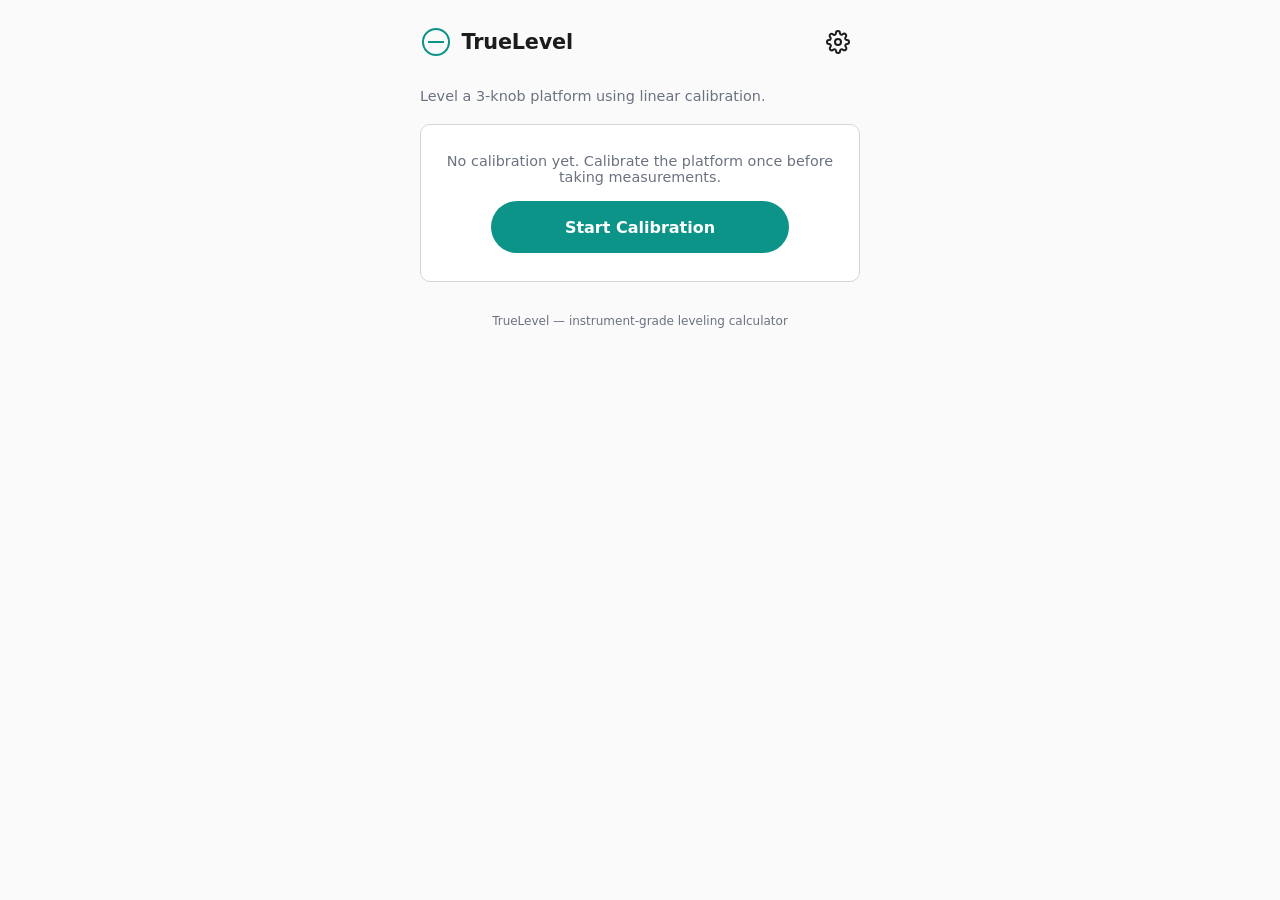
<file: truelevel/index.html>
<!DOCTYPE html>
<html lang="en">
<head>
<meta charset="UTF-8" />
<meta name="viewport" content="width=device-width, initial-scale=1, viewport-fit=cover" />
<title>TrueLevel</title>
<meta name="theme-color" content="#0d9488" />
<link rel="manifest" href="manifest.json" />
<link rel="apple-touch-icon" href="icons/icon-192.png" />
<link rel="icon" href="icons/icon-192.png" />
<link rel="stylesheet" href="css/style.css" />
<script src="js/theme.js"></script>
<script src="js/prefs.js"></script>
</head>
<body>
<div class="app">
  <header class="app-header">
    <svg class="brand-icon" viewBox="0 0 32 32" fill="none" xmlns="http://www.w3.org/2000/svg">
      <circle cx="16" cy="16" r="13" stroke="currentColor" stroke-width="2"/>
      <line x1="8" y1="16" x2="24" y2="16" stroke="currentColor" stroke-width="2"/>
    </svg>
    <h1>TrueLevel</h1>
    <a class="icon-btn" href="settings.html" aria-label="Settings" title="Settings">
      <svg viewBox="0 0 24 24" width="24" height="24" fill="none" stroke="currentColor" stroke-width="2" stroke-linecap="round" stroke-linejoin="round" aria-hidden="true">
        <circle cx="12" cy="12" r="3"/>
        <path d="M19.4 15a1.65 1.65 0 0 0 .33 1.82l.06.06a2 2 0 1 1-2.83 2.83l-.06-.06a1.65 1.65 0 0 0-1.82-.33 1.65 1.65 0 0 0-1 1.51V21a2 2 0 1 1-4 0v-.09a1.65 1.65 0 0 0-1-1.51 1.65 1.65 0 0 0-1.82.33l-.06.06a2 2 0 1 1-2.83-2.83l.06-.06a1.65 1.65 0 0 0 .33-1.82 1.65 1.65 0 0 0-1.51-1H3a2 2 0 1 1 0-4h.09a1.65 1.65 0 0 0 1.51-1 1.65 1.65 0 0 0-.33-1.82l-.06-.06a2 2 0 1 1 2.83-2.83l.06.06a1.65 1.65 0 0 0 1.82.33h0a1.65 1.65 0 0 0 1-1.51V3a2 2 0 1 1 4 0v.09a1.65 1.65 0 0 0 1 1.51h0a1.65 1.65 0 0 0 1.82-.33l.06-.06a2 2 0 1 1 2.83 2.83l-.06.06a1.65 1.65 0 0 0-.33 1.82v0a1.65 1.65 0 0 0 1.51 1H21a2 2 0 1 1 0 4h-.09a1.65 1.65 0 0 0-1.51 1z"/>
      </svg>
    </a>
  </header>
  <p class="subtitle">Level a 3-knob platform using linear calibration.</p>

  <div id="home-content"></div>

  <p class="footer-note">TrueLevel &mdash; instrument-grade leveling calculator</p>
</div>

<script src="js/storage.js"></script>
<script src="js/home.js"></script>
<script src="js/register-sw.js"></script>
</body>
</html>
</file>
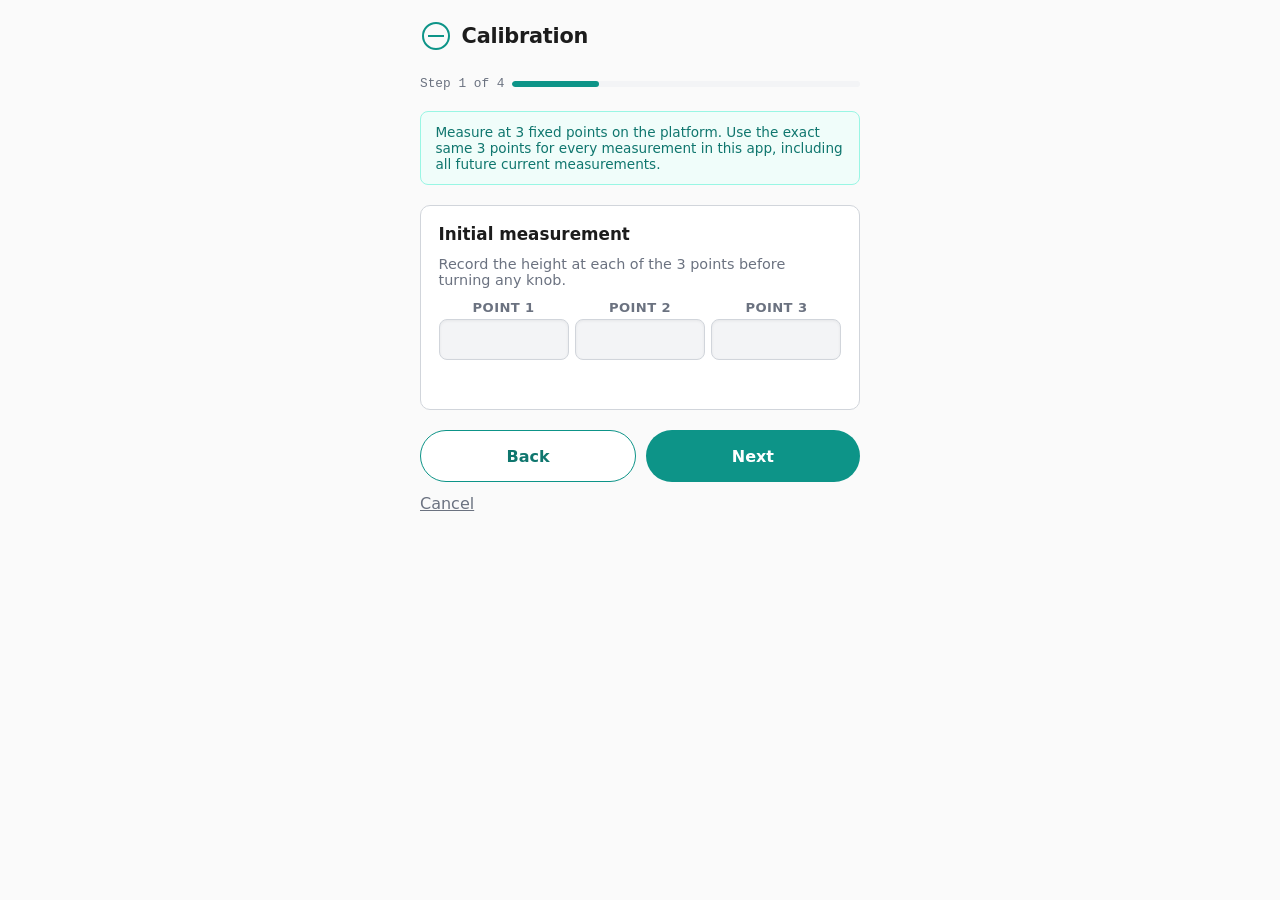
<file: truelevel/calibrate.html>
<!DOCTYPE html>
<html lang="en">
<head>
<meta charset="UTF-8" />
<meta name="viewport" content="width=device-width, initial-scale=1, viewport-fit=cover" />
<title>TrueLevel &mdash; Calibration</title>
<meta name="theme-color" content="#0d9488" />
<link rel="manifest" href="manifest.json" />
<link rel="apple-touch-icon" href="icons/icon-192.png" />
<link rel="icon" href="icons/icon-192.png" />
<link rel="stylesheet" href="css/style.css" />
<script src="js/theme.js"></script>
<script src="js/prefs.js"></script>
</head>
<body>
<div class="app">
  <header class="app-header">
    <svg class="brand-icon" viewBox="0 0 32 32" fill="none" xmlns="http://www.w3.org/2000/svg">
      <circle cx="16" cy="16" r="13" stroke="currentColor" stroke-width="2"/>
      <line x1="8" y1="16" x2="24" y2="16" stroke="currentColor" stroke-width="2"/>
    </svg>
    <h1>Calibration</h1>
  </header>

  <div class="progress">
    <span class="progress-label" id="progress-label">Step 1 of 4</span>
    <div class="progress-track">
      <div class="progress-fill" id="progress-fill" style="width: 25%;"></div>
    </div>
  </div>

  <div class="notice">
    Measure at 3 fixed points on the platform. Use the exact same 3 points
    for every measurement in this app, including all future current
    measurements.
  </div>

  <!-- Step 1: initial measurement -->
  <section id="step-1" class="step">
    <div class="card">
      <h2>Initial measurement<span data-unit-note></span></h2>
      <p class="subtitle" style="margin-bottom: 0.75rem;">
        Record the height at each of the 3 points before turning any knob.
      </p>
      <div class="point-row">
        <div class="field point-field">
          <label>Point 1</label>
          <input type="number" step="any" id="initial-1" inputmode="decimal" />
        </div>
        <div class="field point-field">
          <label>Point 2</label>
          <input type="number" step="any" id="initial-2" inputmode="decimal" />
        </div>
        <div class="field point-field">
          <label>Point 3</label>
          <input type="number" step="any" id="initial-3" inputmode="decimal" />
        </div>
      </div>
    </div>
  </section>

  <!-- Steps 2-4: per-knob after measurement -->
  <section id="step-2" class="step" hidden></section>
  <section id="step-3" class="step" hidden></section>
  <section id="step-4" class="step" hidden></section>

  <p class="error-text" id="error-text" hidden></p>

  <div class="btn-row">
    <button class="btn-secondary" id="btn-back" hidden>Back</button>
    <button class="btn-primary" id="btn-next">Next</button>
  </div>
  <div style="margin-top: 0.75rem;">
    <a class="btn-text" href="index.html">Cancel</a>
  </div>
</div>

<script src="js/matrix.js"></script>
<script src="js/storage.js"></script>
<script src="js/calibrate.js"></script>
<script src="js/register-sw.js"></script>
</body>
</html>
</file>
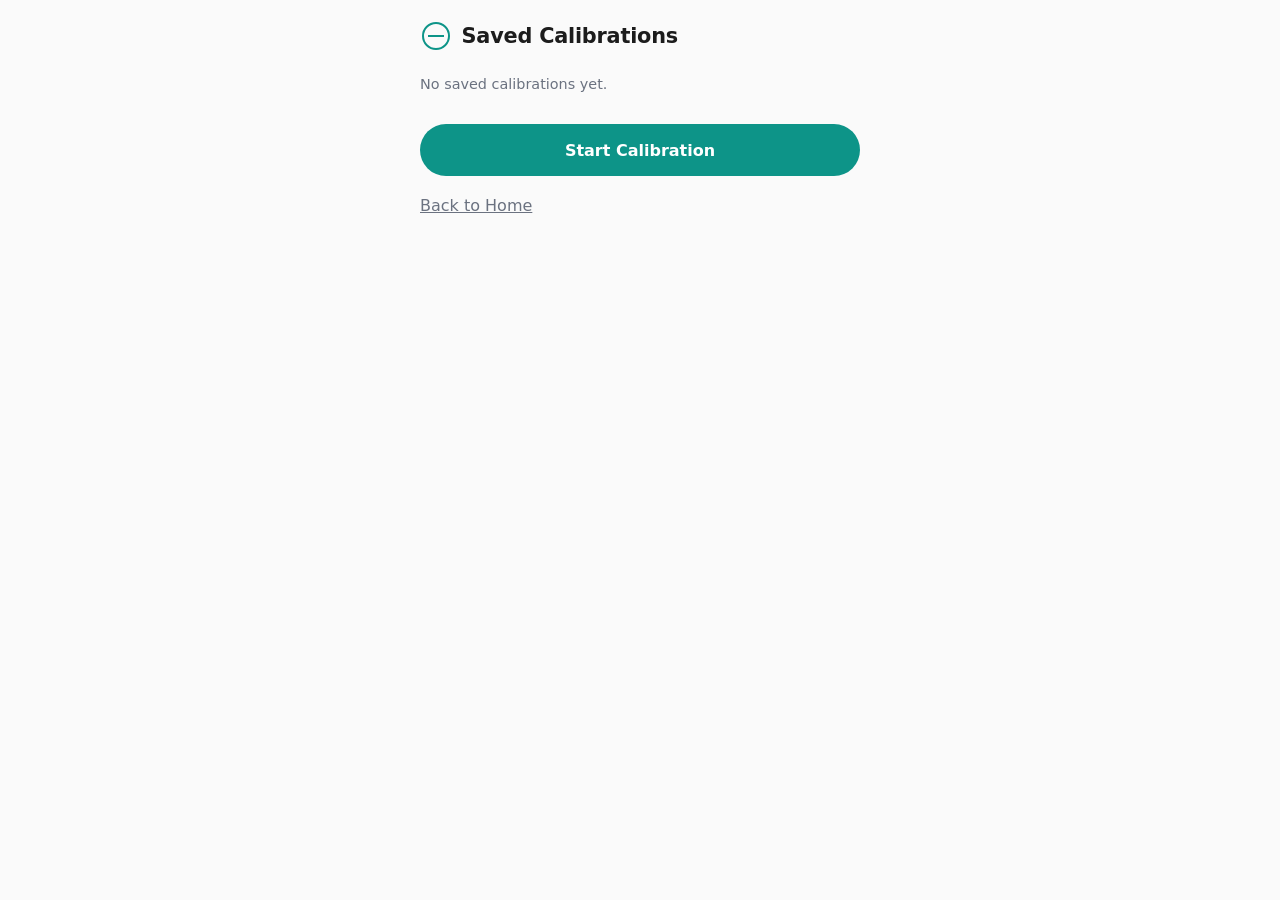
<file: truelevel/calibrations.html>
<!DOCTYPE html>
<html lang="en">
<head>
<meta charset="UTF-8" />
<meta name="viewport" content="width=device-width, initial-scale=1, viewport-fit=cover" />
<title>TrueLevel &mdash; Saved Calibrations</title>
<meta name="theme-color" content="#0d9488" />
<link rel="manifest" href="manifest.json" />
<link rel="apple-touch-icon" href="icons/icon-192.png" />
<link rel="icon" href="icons/icon-192.png" />
<link rel="stylesheet" href="css/style.css" />
<script src="js/theme.js"></script>
<script src="js/prefs.js"></script>
</head>
<body>
<div class="app">
  <header class="app-header">
    <svg class="brand-icon" viewBox="0 0 32 32" fill="none" xmlns="http://www.w3.org/2000/svg">
      <circle cx="16" cy="16" r="13" stroke="currentColor" stroke-width="2"/>
      <line x1="8" y1="16" x2="24" y2="16" stroke="currentColor" stroke-width="2"/>
    </svg>
    <h1>Saved Calibrations</h1>
  </header>

  <div id="calib-list" class="stack"></div>

  <div style="margin-top: 1.25rem;">
    <a class="btn-text" href="index.html">Back to Home</a>
  </div>
</div>

<script src="js/storage.js"></script>
<script src="js/calibrations.js"></script>
<script src="js/register-sw.js"></script>
</body>
</html>
</file>
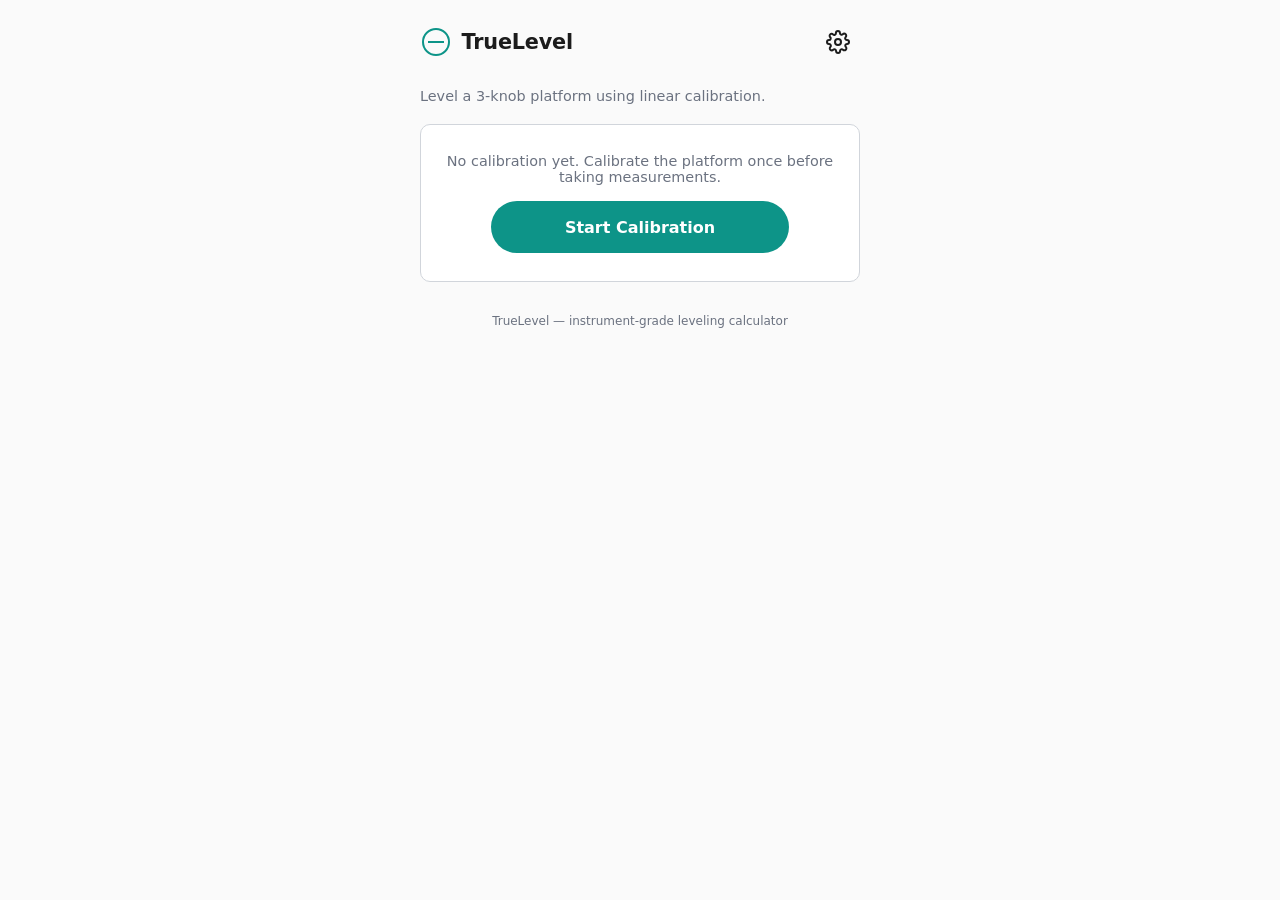
<file: truelevel/measure.html>
<!DOCTYPE html>
<html lang="en">
<head>
<meta charset="UTF-8" />
<meta name="viewport" content="width=device-width, initial-scale=1, viewport-fit=cover" />
<title>TrueLevel &mdash; Measurement</title>
<meta name="theme-color" content="#0d9488" />
<link rel="manifest" href="manifest.json" />
<link rel="apple-touch-icon" href="icons/icon-192.png" />
<link rel="icon" href="icons/icon-192.png" />
<link rel="stylesheet" href="css/style.css" />
<script src="js/theme.js"></script>
<script src="js/prefs.js"></script>
</head>
<body>
<div class="app">
  <header class="app-header">
    <svg class="brand-icon" viewBox="0 0 32 32" fill="none" xmlns="http://www.w3.org/2000/svg">
      <circle cx="16" cy="16" r="13" stroke="currentColor" stroke-width="2"/>
      <line x1="8" y1="16" x2="24" y2="16" stroke="currentColor" stroke-width="2"/>
    </svg>
    <h1>Current Measurement</h1>
  </header>

  <div class="notice">
    Measure at the same 3 points used during calibration.
  </div>

  <div class="card">
    <h2>Point readings<span data-unit-note></span></h2>
    <div class="point-row">
      <div class="field point-field">
        <label>Point 1</label>
        <input type="number" step="any" id="m-1" inputmode="decimal" />
      </div>
      <div class="field point-field">
        <label>Point 2</label>
        <input type="number" step="any" id="m-2" inputmode="decimal" />
      </div>
      <div class="field point-field">
        <label>Point 3</label>
        <input type="number" step="any" id="m-3" inputmode="decimal" />
      </div>
    </div>
  </div>

  <div class="card">
    <h2>Strategy</h2>
    <div class="field">
      <div class="select-group" id="strategy-group">
        <div class="select-option active" data-value="A">Fix a knob</div>
        <div class="select-option" data-value="B">Minimize total movement</div>
      </div>
    </div>
    <div class="field" id="knob-picker-field">
      <label>Knob to hold at 0 turns</label>
      <div class="knob-picker" id="knob-picker">
        <div class="select-option active" data-value="0">Knob 1</div>
        <div class="select-option" data-value="1">Knob 2</div>
        <div class="select-option" data-value="2">Knob 3</div>
      </div>
    </div>
  </div>

  <p class="error-text" id="error-text" hidden></p>

  <button class="btn-primary" id="btn-submit">Calculate</button>
  <div style="margin-top: 0.75rem;">
    <a class="btn-text" href="index.html">Back to Home</a>
  </div>
</div>

<script src="js/matrix.js"></script>
<script src="js/leveling.js"></script>
<script src="js/storage.js"></script>
<script src="js/measure.js"></script>
<script src="js/register-sw.js"></script>
</body>
</html>
</file>
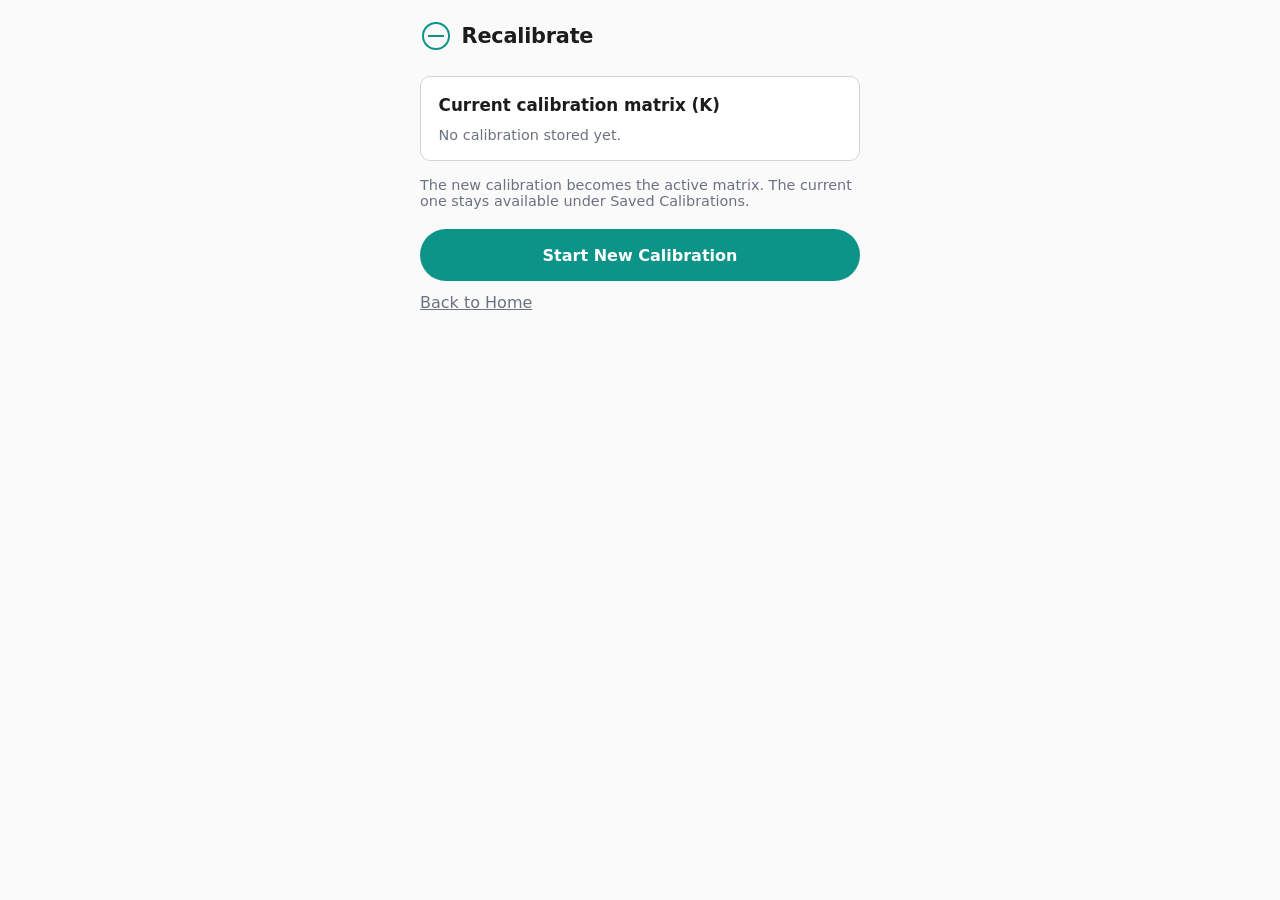
<file: truelevel/recalibrate.html>
<!DOCTYPE html>
<html lang="en">
<head>
<meta charset="UTF-8" />
<meta name="viewport" content="width=device-width, initial-scale=1, viewport-fit=cover" />
<title>TrueLevel &mdash; Recalibrate</title>
<meta name="theme-color" content="#0d9488" />
<link rel="manifest" href="manifest.json" />
<link rel="apple-touch-icon" href="icons/icon-192.png" />
<link rel="icon" href="icons/icon-192.png" />
<link rel="stylesheet" href="css/style.css" />
<script src="js/theme.js"></script>
<script src="js/prefs.js"></script>
</head>
<body>
<div class="app">
  <header class="app-header">
    <svg class="brand-icon" viewBox="0 0 32 32" fill="none" xmlns="http://www.w3.org/2000/svg">
      <circle cx="16" cy="16" r="13" stroke="currentColor" stroke-width="2"/>
      <line x1="8" y1="16" x2="24" y2="16" stroke="currentColor" stroke-width="2"/>
    </svg>
    <h1>Recalibrate</h1>
  </header>

  <div class="card">
    <h2>Current calibration matrix (K)</h2>
    <div id="matrix-container"></div>
  </div>

  <p class="subtitle">
    The new calibration becomes the active matrix. The current one stays
    available under Saved Calibrations.
  </p>

  <button class="btn-primary" id="btn-start">Start New Calibration</button>
  <div style="margin-top: 0.75rem;">
    <a class="btn-text" href="index.html">Back to Home</a>
  </div>
</div>

<script src="js/storage.js"></script>
<script src="js/recalibrate.js"></script>
<script src="js/register-sw.js"></script>
</body>
</html>
</file>
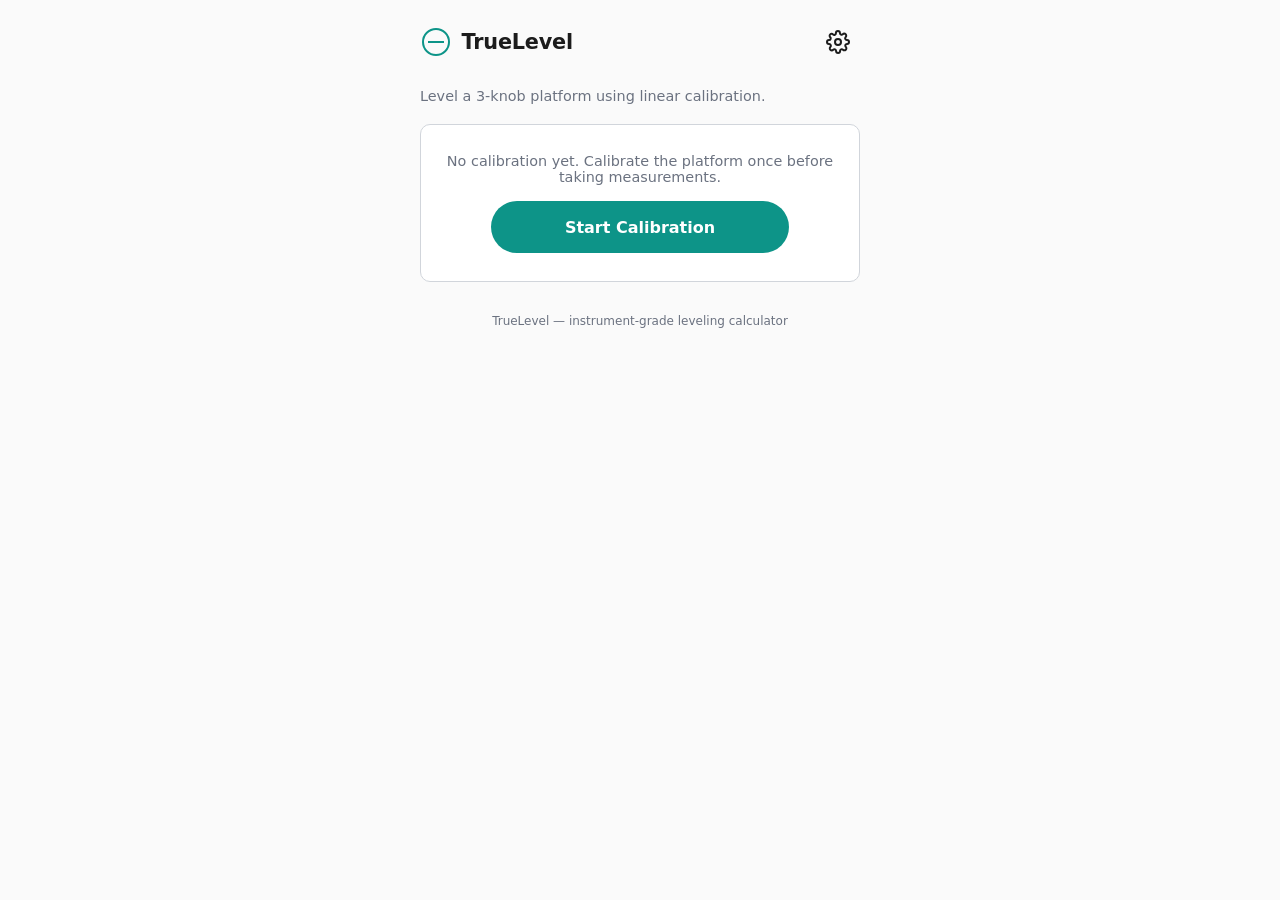
<file: truelevel/results.html>
<!DOCTYPE html>
<html lang="en">
<head>
<meta charset="UTF-8" />
<meta name="viewport" content="width=device-width, initial-scale=1, viewport-fit=cover" />
<title>TrueLevel &mdash; Results</title>
<meta name="theme-color" content="#0d9488" />
<link rel="manifest" href="manifest.json" />
<link rel="apple-touch-icon" href="icons/icon-192.png" />
<link rel="icon" href="icons/icon-192.png" />
<link rel="stylesheet" href="css/style.css" />
<script src="js/theme.js"></script>
<script src="js/prefs.js"></script>
</head>
<body>
<div class="app">
  <header class="app-header">
    <svg class="brand-icon" viewBox="0 0 32 32" fill="none" xmlns="http://www.w3.org/2000/svg">
      <circle cx="16" cy="16" r="13" stroke="currentColor" stroke-width="2"/>
      <line x1="8" y1="16" x2="24" y2="16" stroke="currentColor" stroke-width="2"/>
    </svg>
    <h1>Results</h1>
  </header>

  <p class="subtitle" id="strategy-subtitle"></p>

  <div class="card" id="target-height-card" hidden>
    <h2>Expected level height</h2>
    <div class="readout" id="target-height-value"></div>
    <p class="subtitle" id="target-height-note" style="margin: 0.5rem 0 0;"></p>
  </div>

  <div class="stack" id="results-list"></div>

  <div class="btn-row">
    <a class="btn btn-secondary" href="measure.html">New Measurement</a>
    <a class="btn btn-primary" href="index.html">Done</a>
  </div>
</div>

<script src="js/matrix.js"></script>
<script src="js/storage.js"></script>
<script src="js/leveling.js"></script>
<script src="js/results.js"></script>
<script src="js/register-sw.js"></script>
</body>
</html>
</file>
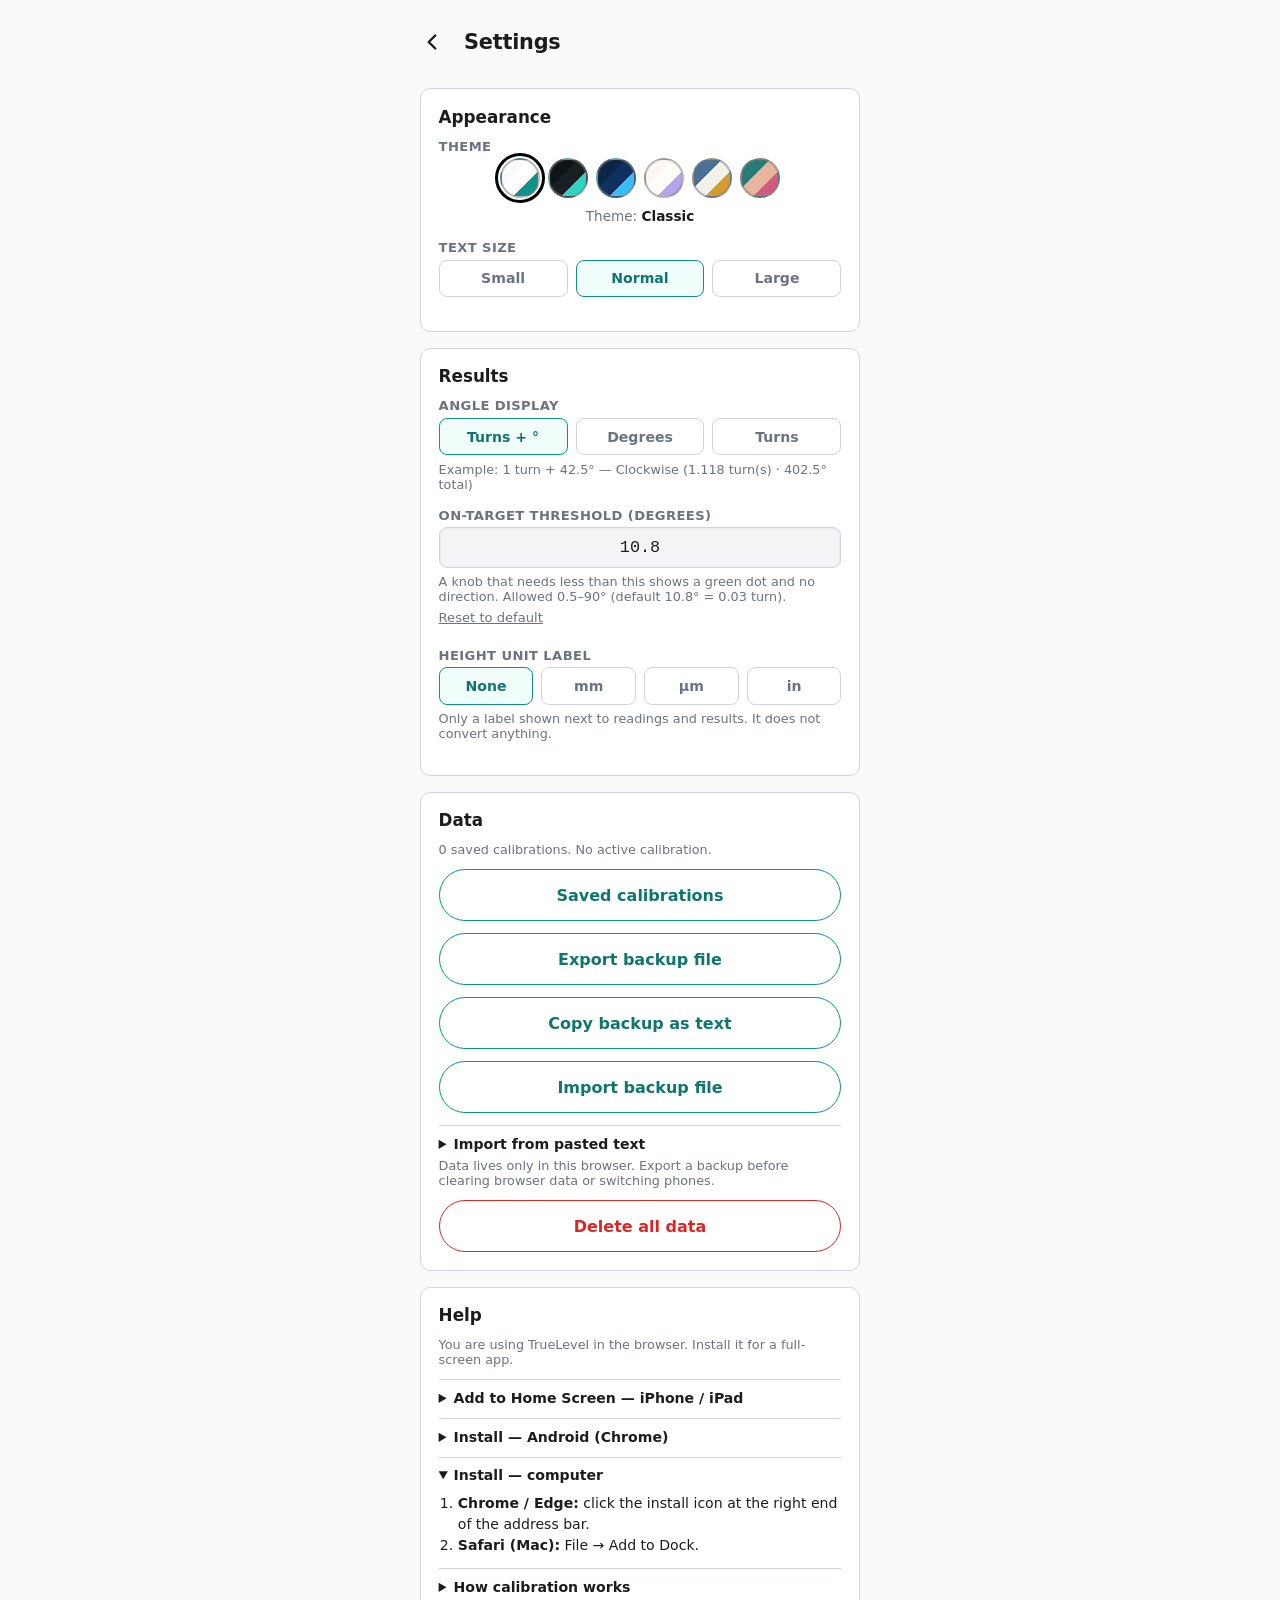
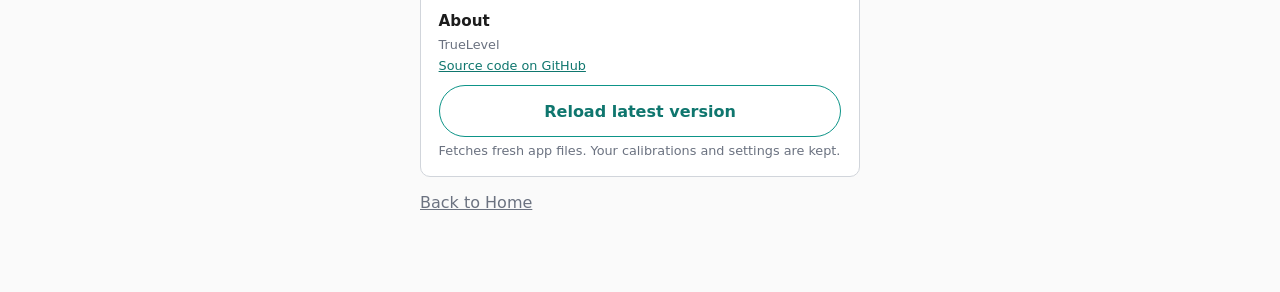
<file: truelevel/settings.html>
<!DOCTYPE html>
<html lang="en">
<head>
<meta charset="UTF-8" />
<meta name="viewport" content="width=device-width, initial-scale=1, viewport-fit=cover" />
<title>TrueLevel &mdash; Settings</title>
<meta name="theme-color" content="#0d9488" />
<link rel="manifest" href="manifest.json" />
<link rel="apple-touch-icon" href="icons/icon-192.png" />
<link rel="icon" href="icons/icon-192.png" />
<link rel="stylesheet" href="css/style.css" />
<script src="js/theme.js"></script>
<script src="js/prefs.js"></script>
</head>
<body>
<div class="app">
  <header class="app-header">
    <a class="icon-btn back-btn" href="index.html" aria-label="Back to Home" title="Back to Home">
      <svg viewBox="0 0 24 24" width="26" height="26" fill="none" stroke="currentColor" stroke-width="2.25" stroke-linecap="round" stroke-linejoin="round" aria-hidden="true">
        <path d="M15 18l-6-6 6-6"/>
      </svg>
    </a>
    <h1>Settings</h1>
  </header>

  <section class="card">
    <h2>Appearance</h2>
    <div class="field">
      <label>Theme</label>
      <div id="theme-picker"></div>
    </div>
    <div class="field">
      <label>Text size</label>
      <div class="select-group" id="text-size"></div>
    </div>
  </section>

  <section class="card">
    <h2>Results</h2>
    <div class="field">
      <label>Angle display</label>
      <div class="select-group" id="angle-format"></div>
      <p class="hint" id="angle-example"></p>
    </div>
    <div class="field">
      <label for="threshold">On-target threshold (degrees)</label>
      <input type="number" id="threshold" step="any" inputmode="decimal" />
      <p class="hint" id="threshold-hint"></p>
      <button class="btn-text" id="btn-threshold-reset" type="button">Reset to default</button>
    </div>
    <div class="field">
      <label>Height unit label</label>
      <div class="select-group" id="height-unit"></div>
      <p class="hint">Only a label shown next to readings and results. It does not convert anything.</p>
    </div>
  </section>

  <section class="card">
    <h2>Data</h2>
    <p class="hint" id="data-summary"></p>
    <div class="stack">
      <a class="btn btn-secondary" href="calibrations.html">Saved calibrations</a>
      <button class="btn-secondary" id="btn-export" type="button">Export backup file</button>
      <button class="btn-secondary" id="btn-copy" type="button">Copy backup as text</button>
      <button class="btn-secondary" id="btn-import" type="button">Import backup file</button>
      <input type="file" id="import-file" accept="application/json,.json" hidden />
    </div>
    <details class="guide">
      <summary>Import from pasted text</summary>
      <textarea id="import-text" rows="4" placeholder="Paste backup text here" spellcheck="false"></textarea>
      <button class="btn-secondary" id="btn-import-text" type="button">Import text</button>
    </details>
    <p class="hint" id="data-status" role="status" hidden></p>
    <p class="hint">
      Data lives only in this browser. Export a backup before clearing browser data or switching phones.
    </p>
    <button class="btn-secondary btn-danger" id="btn-clear" type="button">Delete all data</button>
  </section>

  <section class="card">
    <h2>Help</h2>
    <p class="hint" id="install-status"></p>
    <details class="guide" id="guide-ios">
      <summary>Add to Home Screen &mdash; iPhone / iPad</summary>
      <ol>
        <li>Open this page in <strong>Safari</strong> (not Chrome or an in-app browser).</li>
        <li>Tap the <strong>Share</strong> button (square with an arrow). On newer iOS it may be under the <strong>&hellip;</strong> menu.</li>
        <li>Scroll down the list and tap <strong>Add to Home Screen</strong>, then <strong>Add</strong>.</li>
      </ol>
      <p class="hint">
        Not in the list? Scroll to the bottom of the share sheet and tap <strong>Edit Actions</strong> (or <strong>More</strong>) and enable it.
        It is also missing in Private Browsing.
      </p>
    </details>
    <details class="guide" id="guide-android">
      <summary>Install &mdash; Android (Chrome)</summary>
      <ol>
        <li>Open this page in Chrome.</li>
        <li>Tap the <strong>&#8942;</strong> menu at the top right.</li>
        <li>Tap <strong>Install app</strong> (or <strong>Add to Home screen</strong>) and confirm.</li>
      </ol>
    </details>
    <details class="guide" id="guide-desktop">
      <summary>Install &mdash; computer</summary>
      <ol>
        <li><strong>Chrome / Edge:</strong> click the install icon at the right end of the address bar.</li>
        <li><strong>Safari (Mac):</strong> File &rarr; Add to Dock.</li>
      </ol>
    </details>
    <details class="guide">
      <summary>How calibration works</summary>
      <ol>
        <li>Pick 3 fixed points on the platform and always measure the height at exactly those points.</li>
        <li>Calibration turns each knob by a known amount and records how the 3 heights change. That builds a 3&times;3 matrix (height change per turn).</li>
        <li>When you measure, the app uses that matrix to compute how far to turn each knob so all 3 points end at the same height.</li>
        <li>Recalibrate whenever the platform, its knobs or the measurement points change.</li>
      </ol>
    </details>
    <h3>About</h3>
    <p class="hint" id="about-build"></p>
    <p class="hint">
      <a href="https://github.com/ozgunKKK/truelevel" target="_blank" rel="noopener">Source code on GitHub</a>
    </p>
    <button class="btn-secondary" id="btn-reload" type="button">Reload latest version</button>
    <p class="hint">Fetches fresh app files. Your calibrations and settings are kept.</p>
  </section>

  <div style="margin-top: 0.5rem;">
    <a class="btn-text" href="index.html">Back to Home</a>
  </div>
</div>

<script src="js/matrix.js"></script>
<script src="js/leveling.js"></script>
<script src="js/storage.js"></script>
<script src="js/backup.js"></script>
<script src="js/settings.js"></script>
<script src="js/register-sw.js"></script>
</body>
</html>
</file>
<file: truelevel/css/style.css>
/* Theme tokens. :root and [data-theme="light"] are the Classic theme; the
   other themes only override tokens. Any element with a data-theme attribute
   (the <html> tag, or a preview tile in the picker) re-scopes the tokens. */
:root,
[data-theme="light"] {
  --bg: #fafafa;
  --surface: #ffffff;
  --accent: #0d9488;
  --accent-dark: #0f766e;
  --accent-text: #0f766e;
  --accent-soft: #f0fdfa;
  --accent-border: #99f6e4;
  --on-accent: #ffffff;
  --focus-ring: rgba(13, 148, 136, 0.15);
  --text: #1c1c1c;
  --page-text: #1c1c1c;
  --text-muted: #6b7280;
  --border: #d1d5db;
  --readout-bg: #f3f4f6;
  --inset-shadow: inset 0 1px 3px rgba(0, 0, 0, 0.06);
  --ok: #16a34a;
  --warn: #dc2626;
  --warn-soft: #fef2f2;
  --font-sans: system-ui, -apple-system, "Segoe UI", Roboto, sans-serif;
  --font-mono: "SFMono-Regular", Consolas, "Liberation Mono", Menlo, monospace;
}

/* Dark instrument: easy on the eyes in a dim workshop. */
[data-theme="dark"] {
  --bg: #0f1416;
  --surface: #182024;
  --accent: #2dd4bf;
  --accent-dark: #5eead4;
  --accent-text: #5eead4;
  --accent-soft: #10302c;
  --accent-border: #1f5a52;
  --on-accent: #04201c;
  --focus-ring: rgba(45, 212, 191, 0.3);
  --text: #e6edf0;
  --page-text: #e6edf0;
  --text-muted: #93a1a8;
  --border: #2c3a40;
  --readout-bg: #0b1012;
  --inset-shadow: none;
  --ok: #4ade80;
  --warn: #f87171;
  --warn-soft: #3a1618;
}

/* Blueprint: navy paper with a drafting grid. */
[data-theme="blueprint"] {
  --bg: #0b2545;
  --surface: #0f3160;
  --accent: #38bdf8;
  --accent-dark: #7dd3fc;
  --accent-text: #7dd3fc;
  --accent-soft: #0c3b6b;
  --accent-border: #2a6ba3;
  --on-accent: #062033;
  --focus-ring: rgba(56, 189, 248, 0.35);
  --text: #eaf3ff;
  --page-text: #eaf3ff;
  --text-muted: #94b4d9;
  --border: #2a5588;
  --readout-bg: #0a2242;
  --inset-shadow: none;
  --ok: #34d399;
  --warn: #fb7185;
  --warn-soft: #4a1d33;
}

/* Pastel: soft lavender, peach and mint with rounded corners. */
[data-theme="pastel"] {
  --bg: #fdf7f2;
  --surface: #fffdfc;
  --accent: #b7a4ee;
  --accent-dark: #a591e0;
  --accent-text: #5b46a8;
  --accent-soft: #f1ecfd;
  --accent-border: #d9cff7;
  --on-accent: #2f2350;
  --focus-ring: rgba(183, 164, 238, 0.4);
  --text: #3f3852;
  --page-text: #3f3852;
  --text-muted: #6f6783;
  --border: #e6dcec;
  --readout-bg: #f6eef4;
  --inset-shadow: inset 0 1px 3px rgba(91, 70, 168, 0.06);
  --ok: #4fa88a;
  --warn: #c8425f;
  --warn-soft: #fde8ee;
}

/* Van Gogh (The Bedroom): wall blue backdrop, cream cards, wood outlines,
   golden accent, red call to action, olive for success. The wall blue is
   #5A82A6 deepened to #4C7093 so cream text on it stays readable (4.6:1). */
[data-theme="vangogh"] {
  --bg: #4c7093;
  --surface: #f4f1ea;
  --accent: #d49c2f;
  --accent-dark: #b98420;
  --accent-text: #7a5108;
  --accent-soft: #f6e7c4;
  --accent-border: #e2be6a;
  --on-accent: #2e2210;
  --cta: #c82819;
  --cta-dark: #a51f13;
  --on-cta: #f4f1ea;
  --focus-ring: rgba(90, 130, 166, 0.45);
  --text: #2e2a25;
  --page-text: #f4f1ea;
  --text-muted: #6b5a4a;
  --border: #a67c5b;
  --readout-bg: #eae3d5;
  --inset-shadow: inset 0 1px 3px rgba(46, 42, 37, 0.1);
  --ok: #3b6b38;
  --warn: #c82819;
  --warn-soft: #f8dcd6;
}

/* Matisse (Woman with a Hat): Fauvist teal backdrop, peach cards, olive
   outlines, fuchsia accent, hot red call to action, violet-navy type. */
[data-theme="matisse"] {
  --bg: #287c74;
  --surface: #e8b49e;
  --accent: #d45b80;
  --accent-dark: #b8446a;
  --accent-text: #7a1d43;
  --accent-soft: #f6cfd3;
  --accent-border: #e58fa8;
  --on-accent: #30264a;
  --cta: #d82822;
  --cta-dark: #b31e19;
  --on-cta: #fff6ee;
  --focus-ring: rgba(212, 91, 128, 0.45);
  --text: #30264a;
  --page-text: #fff6ee;
  --text-muted: #4a3f63;
  --border: #5c703c;
  --readout-bg: #f6dccf;
  --inset-shadow: inset 0 1px 3px rgba(48, 38, 74, 0.14);
  --ok: #5c703c;
  --warn: #8e1519;
  --warn-soft: #f6cfc7;
}

* {
  box-sizing: border-box;
}

html,
body {
  margin: 0;
  padding: 0;
  background: var(--bg);
  color: var(--text);
  font-family: var(--font-sans);
  -webkit-font-smoothing: antialiased;
}

body {
  min-height: 100vh;
  display: flex;
  flex-direction: column;
  align-items: center;
  padding: 0 0 2rem;
}

.app {
  width: 100%;
  max-width: 480px;
  padding: 1.25rem 1.25rem 3rem;
}

header.app-header {
  display: flex;
  align-items: center;
  gap: 0.6rem;
  margin-bottom: 1.5rem;
}

.brand-icon {
  width: 32px;
  height: 32px;
  flex-shrink: 0;
}

h1 {
  font-size: 1.3rem;
  font-weight: 700;
  margin: 0;
  letter-spacing: -0.01em;
}

h2 {
  font-size: 1.05rem;
  font-weight: 600;
  margin: 0 0 0.75rem;
}

p.subtitle {
  color: var(--text-muted);
  font-size: 0.9rem;
  margin: 0 0 1.25rem;
}

.card {
  background: var(--surface);
  border: 1px solid var(--border);
  border-radius: 10px;
  padding: 1.1rem;
  margin-bottom: 1rem;
}

.notice {
  background: var(--accent-soft);
  border: 1px solid var(--accent-border);
  color: var(--accent-text);
  border-radius: 8px;
  padding: 0.75rem 0.9rem;
  font-size: 0.85rem;
  margin-bottom: 1.25rem;
}

.progress {
  display: flex;
  align-items: center;
  gap: 0.5rem;
  margin-bottom: 1.25rem;
}

.progress-label {
  font-family: var(--font-mono);
  font-size: 0.8rem;
  color: var(--text-muted);
  white-space: nowrap;
}

.progress-track {
  flex: 1;
  height: 6px;
  background: var(--readout-bg);
  border-radius: 3px;
  overflow: hidden;
}

.progress-fill {
  height: 100%;
  background: var(--accent);
  border-radius: 3px;
  transition: width 0.2s ease;
}

label {
  display: block;
  font-size: 0.82rem;
  font-weight: 600;
  color: var(--text-muted);
  margin-bottom: 0.3rem;
  text-transform: uppercase;
  letter-spacing: 0.03em;
}

.field {
  margin-bottom: 1rem;
}

.point-row {
  display: grid;
  grid-template-columns: 1fr 1fr 1fr;
  gap: 0.6rem;
  margin-bottom: 1rem;
}

.point-field label {
  text-align: center;
}

input[type="number"],
input[type="text"] {
  width: 100%;
  font-family: var(--font-mono);
  font-variant-numeric: tabular-nums;
  font-size: 1.05rem;
  padding: 0.6rem 0.65rem;
  border: 1px solid var(--border);
  border-radius: 8px;
  background: var(--readout-bg);
  box-shadow: var(--inset-shadow);
  color: var(--text);
  text-align: center;
}

input[type="number"]:focus,
input[type="text"]:focus {
  outline: none;
  border-color: var(--accent);
  box-shadow: var(--inset-shadow), 0 0 0 3px var(--focus-ring);
}

.readout {
  font-family: var(--font-mono);
  font-variant-numeric: tabular-nums;
  background: var(--readout-bg);
  border: 1px solid var(--border);
  border-radius: 8px;
  box-shadow: var(--inset-shadow);
  padding: 0.6rem 0.75rem;
  font-size: 1rem;
}

.select-group {
  display: flex;
  gap: 0.5rem;
}

.select-option {
  flex: 1;
  text-align: center;
  padding: 0.6rem 0.5rem;
  border: 1px solid var(--border);
  border-radius: 8px;
  background: var(--surface);
  cursor: pointer;
  font-size: 0.88rem;
  font-weight: 600;
  color: var(--text-muted);
  transition: all 0.15s ease;
  user-select: none;
}

.select-option.active {
  border-color: var(--accent);
  background: var(--accent-soft);
  color: var(--accent-text);
}

.knob-picker {
  display: flex;
  gap: 0.5rem;
}

.knob-picker .select-option {
  display: flex;
  align-items: center;
  justify-content: center;
  gap: 0.35rem;
}

button,
.btn {
  display: inline-flex;
  align-items: center;
  justify-content: center;
  gap: 0.4rem;
  width: 100%;
  font-family: var(--font-sans);
  font-size: 1rem;
  font-weight: 600;
  padding: 0.75rem 1rem;
  border-radius: 8px;
  border: none;
  cursor: pointer;
  text-decoration: none;
  transition: background 0.15s ease, transform 0.05s ease;
}

button:not(.theme-swatch):not(.btn-text),
.btn {
  min-height: 3.25rem;
  border-radius: 999px;
}

button:active,
.btn:active {
  transform: scale(0.98);
}

.btn-primary {
  background: var(--cta, var(--accent));
  color: var(--on-cta, var(--on-accent));
}

.btn-primary:hover {
  background: var(--cta-dark, var(--accent-dark));
}

.btn-secondary {
  background: var(--surface);
  color: var(--accent-text);
  border: 1px solid var(--accent);
}

.btn-secondary:hover {
  background: var(--accent-soft);
}

.btn-text {
  background: transparent;
  color: var(--text-muted);
  font-weight: 500;
  text-decoration: underline;
}

.btn-row {
  display: flex;
  gap: 0.6rem;
  margin-top: 1.25rem;
}

.btn-row > * {
  flex: 1;
}

.stack {
  display: flex;
  flex-direction: column;
  gap: 0.75rem;
}

.knob-result {
  display: flex;
  align-items: center;
  gap: 0.9rem;
}

.knob-icon {
  width: 44px;
  height: 44px;
  flex-shrink: 0;
}

.knob-result-body {
  flex: 1;
}

.knob-result-title {
  font-weight: 700;
  font-size: 0.95rem;
  margin-bottom: 0.25rem;
  display: flex;
  align-items: center;
  gap: 0.4rem;
}

.status-dot {
  width: 9px;
  height: 9px;
  border-radius: 50%;
  flex-shrink: 0;
}

.status-dot.ok {
  background: var(--ok);
}

.status-dot.warn {
  background: var(--warn);
}

.knob-result-detail {
  font-family: var(--font-mono);
  font-variant-numeric: tabular-nums;
  font-size: 0.95rem;
  color: var(--text);
}

.knob-result-sub {
  font-size: 0.8rem;
  color: var(--text-muted);
  margin-top: 0.15rem;
}

.matrix-table {
  border-collapse: collapse;
  width: 100%;
  font-family: var(--font-mono);
  font-variant-numeric: tabular-nums;
  font-size: 0.85rem;
}

.matrix-table td {
  border: 1px solid var(--border);
  background: var(--readout-bg);
  padding: 0.4rem 0.5rem;
  text-align: center;
}

.error-text {
  color: var(--warn);
  font-size: 0.85rem;
  margin-top: 0.5rem;
}

.center-cta {
  text-align: center;
  padding: 1.75rem 1.25rem;
}

/* The main call to action sits inside its card instead of touching the edges. */
.center-cta .btn {
  width: auto;
  min-width: 75%;
  padding-left: 2rem;
  padding-right: 2rem;
}

.footer-note {
  text-align: center;
  color: var(--text-muted);
  font-size: 0.75rem;
  margin-top: 2rem;
}

/* Saved calibrations */
.calib-head {
  display: flex;
  align-items: center;
  justify-content: space-between;
  gap: 0.5rem;
}

.calib-name {
  font-weight: 600;
  overflow-wrap: anywhere;
}

.calib-date {
  color: var(--text-muted);
  font-size: 0.82rem;
  margin: 0.15rem 0 0.6rem;
}

.badge {
  flex-shrink: 0;
  font-size: 0.72rem;
  font-weight: 600;
  padding: 0.15rem 0.5rem;
  border-radius: 999px;
  background: var(--accent-soft);
  color: var(--accent-text);
  border: 1px solid var(--accent);
}

.calib-item details {
  font-size: 0.85rem;
  color: var(--text-muted);
}

.calib-item summary {
  cursor: pointer;
  margin-bottom: 0.4rem;
}

.calib-actions {
  margin-top: 0.75rem;
}

.btn-danger {
  color: var(--warn);
  border-color: var(--warn);
}

.btn-danger:hover {
  background: var(--warn-soft);
}

/* Icons follow the theme accent */
.brand-icon,
.knob-icon {
  color: var(--accent);
}

/* Blueprint drafting grid */
html[data-theme="blueprint"] body {
  background-image:
    linear-gradient(rgba(125, 211, 252, 0.07) 1px, transparent 1px),
    linear-gradient(90deg, rgba(125, 211, 252, 0.07) 1px, transparent 1px);
  background-size: 24px 24px;
  background-attachment: fixed;
}

/* Pastel: soft gradient backdrop and rounder shapes */
html[data-theme="pastel"] body {
  background-image: linear-gradient(160deg, #fff1ec 0%, #f3edff 55%, #e9f7f2 100%);
  background-attachment: fixed;
}

html[data-theme="pastel"] .card,
html[data-theme="pastel"] .notice {
  border-radius: 16px;
}

html[data-theme="pastel"] input[type="number"],
html[data-theme="pastel"] input[type="text"],
html[data-theme="pastel"] .select-option,
html[data-theme="pastel"] .readout {
  border-radius: 12px;
}

/* Theme picker (home page): one row of round swatches. Each swatch carries its
   own data-theme, so it paints bands of that theme's page, card and accent. */
.theme-picker {
  display: flex;
  flex-wrap: wrap;
  justify-content: center;
  gap: 0.5rem;
}

.theme-swatch {
  width: 40px;
  height: 40px;
  min-height: 0;
  padding: 0;
  flex: 0 0 auto;
  border: 2px solid rgba(128, 128, 128, 0.55);
  border-radius: 50%;
  background: linear-gradient(
    135deg,
    var(--bg) 0 38%,
    var(--surface) 38% 66%,
    var(--accent) 66% 100%
  );
}

.theme-swatch.active {
  outline: 3px solid currentColor;
  outline-offset: 2px;
}

.theme-caption {
  margin: 0.6rem 0 0;
  text-align: center;
  font-size: 0.85rem;
  color: var(--text-muted);
}

.theme-caption strong {
  color: var(--text);
}

/* Keep 3 point readings (e.g. "-0.150") from clipping on narrow phones:
   tighter padding, and no spinner arrows eating the width. */
.point-row {
  gap: 0.4rem;
}

.point-field input {
  padding-left: 0.25rem;
  padding-right: 0.25rem;
}

input[type="number"]::-webkit-inner-spin-button,
input[type="number"]::-webkit-outer-spin-button {
  -webkit-appearance: none;
  margin: 0;
}

input[type="number"] {
  -moz-appearance: textfield;
  appearance: textfield;
}

/* Van Gogh: page text, outlines and brush-stroke backdrop */
html[data-theme="vangogh"] body {
  background-image: repeating-linear-gradient(
    115deg,
    rgba(255, 255, 255, 0.035) 0 2px,
    transparent 2px 9px
  );
  background-attachment: fixed;
}

html:is([data-theme="vangogh"], [data-theme="matisse"]) .app-header h1,
html:is([data-theme="vangogh"], [data-theme="matisse"]) .app p.subtitle,
html:is([data-theme="vangogh"], [data-theme="matisse"]) .footer-note,
html:is([data-theme="vangogh"], [data-theme="matisse"]) .btn-text,
html:is([data-theme="vangogh"], [data-theme="matisse"]) .progress-label,
html:is([data-theme="vangogh"], [data-theme="matisse"]) .app-header .brand-icon {
  color: var(--page-text);
}

html:is([data-theme="vangogh"], [data-theme="matisse"]) .card p.subtitle {
  color: var(--text-muted);
}

html[data-theme="vangogh"] .knob-icon {
  color: var(--ok);
}

html[data-theme="vangogh"] .card {
  border-width: 2px;
  border-radius: 8px;
  box-shadow: 3px 3px 0 rgba(46, 42, 37, 0.28);
}

html[data-theme="vangogh"] .btn-secondary,
html[data-theme="vangogh"] input[type="number"],
html[data-theme="vangogh"] input[type="text"] {
  border-width: 2px;
}

/* Errors sit on the coloured page, so give them a light plate */
html:is([data-theme="vangogh"], [data-theme="matisse"]) .error-text {
  background: var(--page-text);
  color: var(--warn);
  border: 2px solid var(--warn);
  border-radius: 8px;
  padding: 0.5rem 0.75rem;
  font-weight: 600;
}

/* Matisse: a fuchsia patch, olive outlines, hard violet shadow, inked CTAs */
html[data-theme="matisse"] body {
  background-image: radial-gradient(circle at 0% 0%, rgba(212, 91, 128, 0.3) 0, transparent 34%);
  background-attachment: fixed;
}

html[data-theme="matisse"] .card {
  border-width: 2px;
  border-radius: 18px;
  box-shadow: 4px 4px 0 rgba(48, 38, 74, 0.55);
}

html[data-theme="matisse"] .knob-icon {
  color: var(--accent-text);
}

html[data-theme="matisse"] .btn-secondary,
html[data-theme="matisse"] input[type="number"],
html[data-theme="matisse"] input[type="text"] {
  border-width: 2px;
}

/* Red and this teal have the same luminance, so ink the primary buttons
   with a violet-navy contour, like Matisse's own outlines. */
html[data-theme="matisse"] .btn-primary {
  border: 2px solid var(--text);
}

/* Text size preference (set from Settings) */
html[data-text-size="small"] {
  font-size: 90%;
}

html[data-text-size="large"] {
  font-size: 115%;
}

/* Gear link in the home header */
.icon-btn {
  margin-left: auto;
  width: 44px;
  height: 44px;
  display: inline-flex;
  align-items: center;
  justify-content: center;
  border-radius: 50%;
  color: var(--page-text);
  text-decoration: none;
}

/* Back arrow on the left of a header (Settings); sits flush with the page edge */
.icon-btn.back-btn {
  margin-left: -0.6rem;
}

.icon-btn:active {
  background: rgba(128, 128, 128, 0.25);
}

/* Settings page */
.hint {
  font-size: 0.8rem;
  color: var(--text-muted);
  margin: 0.4rem 0 0;
  overflow-wrap: anywhere;
}

.hint a {
  color: var(--accent-text);
}

.card h3 {
  font-size: 0.95rem;
  margin: 1.1rem 0 0.2rem;
}

.card .stack {
  margin-top: 0.75rem;
}

.card .field .btn-text {
  width: auto;
  min-height: 0;
  padding: 0.4rem 0;
  font-size: 0.82rem;
}

details.guide {
  margin-top: 0.75rem;
  border-top: 1px solid var(--border);
  padding-top: 0.6rem;
  font-size: 0.88rem;
}

details.guide summary {
  cursor: pointer;
  font-weight: 600;
}

details.guide ol {
  margin: 0.6rem 0 0;
  padding-left: 1.2rem;
  line-height: 1.5;
}

details.guide textarea {
  width: 100%;
  margin: 0.6rem 0;
  padding: 0.6rem;
  font-family: var(--font-mono);
  font-size: 0.8rem;
  color: var(--text);
  background: var(--readout-bg);
  border: 1px solid var(--border);
  border-radius: 8px;
}

section.card > .hint:first-of-type + .stack,
section.card > .btn-danger,
section.card > .btn-secondary {
  margin-top: 0.75rem;
}
</file>
